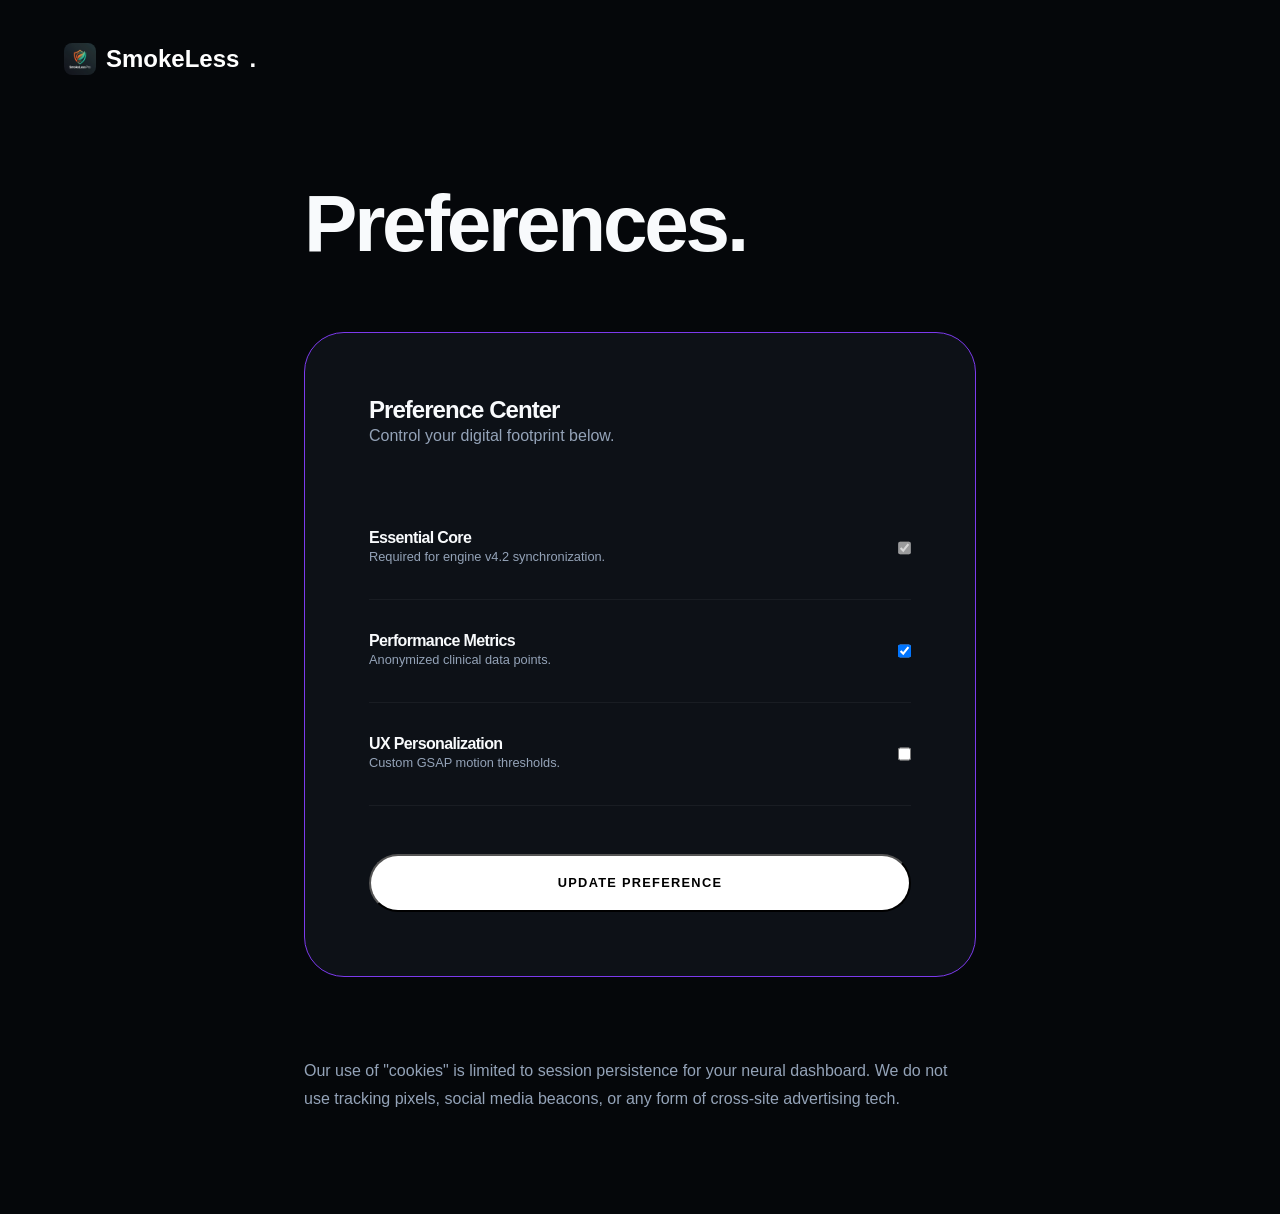
<file: cookies.html>
<!DOCTYPE html>
<html lang="en">
<head>
    <meta charset="UTF-8">
    <meta name="viewport" content="width=device-width, initial-scale=1.0">
    <title>Cookie Policy & Preference Center</title>
    <link rel="stylesheet" href="./assets/css/global.css">
    <style>
        .container { padding: 180px 5% 100px; max-width: 800px; margin: 0 auto; }
        .pref-card { background: var(--bg-accent); padding: 4rem; border-radius: 40px; border: 1px solid var(--accent); margin-bottom: 5rem; }
        .row { display: flex; justify-content: space-between; padding: 2rem 0; border-bottom: 1px solid var(--border); }
        h1 { font-size: 5rem; margin-bottom: 4rem; }
    </style>
</head>
<body>
    <nav>
        <a href="./index.html" class="logo"><img src="./assets/logo.png" alt="Logo"> SmokeLess<span>.</span></a>
    </nav>
    <div class="container">
        <h1>Preferences.</h1>
        <div class="pref-card">
            <h2>Preference Center</h2>
            <p style="color: var(--text-muted); margin-bottom: 3rem;">Control your digital footprint below.</p>
            
            <div class="row">
                <div><h4>Essential Core</h4><p style="font-size: 0.8rem; color: var(--text-muted);">Required for engine v4.2 synchronization.</p></div>
                <input type="checkbox" checked disabled>
            </div>
            <div class="row">
                <div><h4>Performance Metrics</h4><p style="font-size: 0.8rem; color: var(--text-muted);">Anonymized clinical data points.</p></div>
                <input type="checkbox" checked>
            </div>
            <div class="row">
                <div><h4>UX Personalization</h4><p style="font-size: 0.8rem; color: var(--text-muted);">Custom GSAP motion thresholds.</p></div>
                <input type="checkbox">
            </div>
            <button onclick="alert('Synchronized.')" class="btn-magnetic" style="width: 100%; margin-top: 3rem;">Update Preference</button>
        </div>
        
        <p style="color: var(--text-muted); line-height: 1.8;">Our use of "cookies" is limited to session persistence for your neural dashboard. We do not use tracking pixels, social media beacons, or any form of cross-site advertising tech.</p>
    </div>
</body>
</html>
</file>
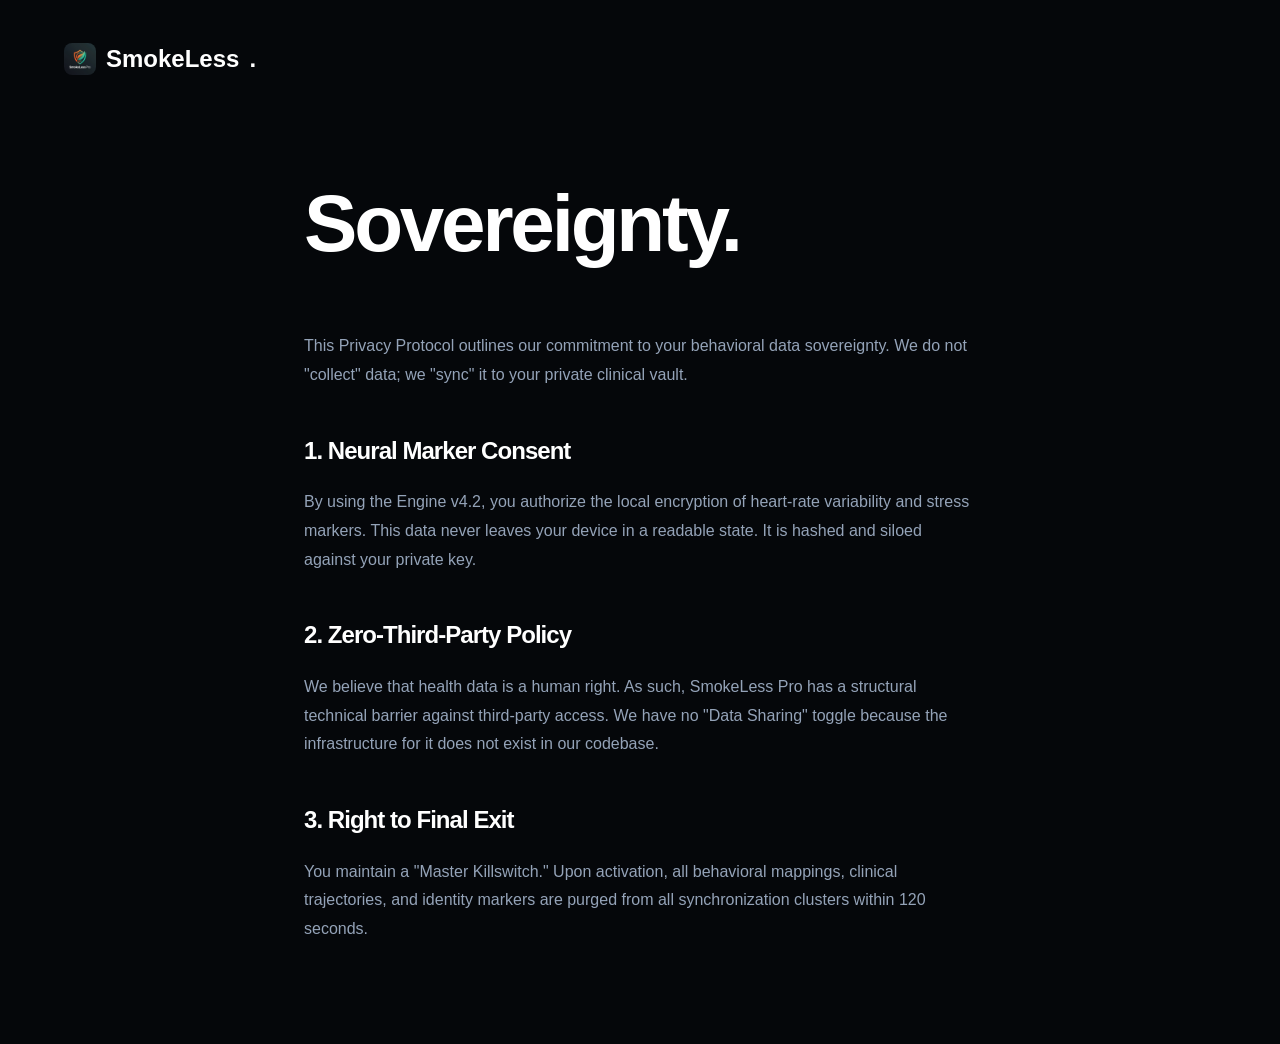
<file: privacy.html>
<!DOCTYPE html>
<html lang="en">
<head>
    <meta charset="UTF-8">
    <meta name="viewport" content="width=device-width, initial-scale=1.0">
    <title>Privacy Excellence — SmokeLess Pro</title>
    <link rel="stylesheet" href="./assets/css/global.css">
    <style>
        .container { padding: 180px 5% 100px; max-width: 800px; margin: 0 auto; line-height: 1.8; color: var(--text-muted); }
        h1 { font-size: 5rem; color: white; margin-bottom: 4rem; }
        h2 { color: white; margin: 3rem 0 1.5rem; font-family: var(--font-heading); }
    </style>
</head>
<body>
    <nav>
        <a href="./index.html" class="logo"><img src="./assets/logo.png" alt="Logo"> SmokeLess<span>.</span></a>
    </nav>
    <div class="container">
        <h1>Sovereignty.</h1>
        <p>This Privacy Protocol outlines our commitment to your behavioral data sovereignty. We do not "collect" data; we "sync" it to your private clinical vault.</p>
        
        <h2>1. Neural Marker Consent</h2>
        <p>By using the Engine v4.2, you authorize the local encryption of heart-rate variability and stress markers. This data never leaves your device in a readable state. It is hashed and siloed against your private key.</p>

        <h2>2. Zero-Third-Party Policy</h2>
        <p>We believe that health data is a human right. As such, SmokeLess Pro has a structural technical barrier against third-party access. We have no "Data Sharing" toggle because the infrastructure for it does not exist in our codebase.</p>

        <h2>3. Right to Final Exit</h2>
        <p>You maintain a "Master Killswitch." Upon activation, all behavioral mappings, clinical trajectories, and identity markers are purged from all synchronization clusters within 120 seconds.</p>
    </div>
</body>
</html>
</file>
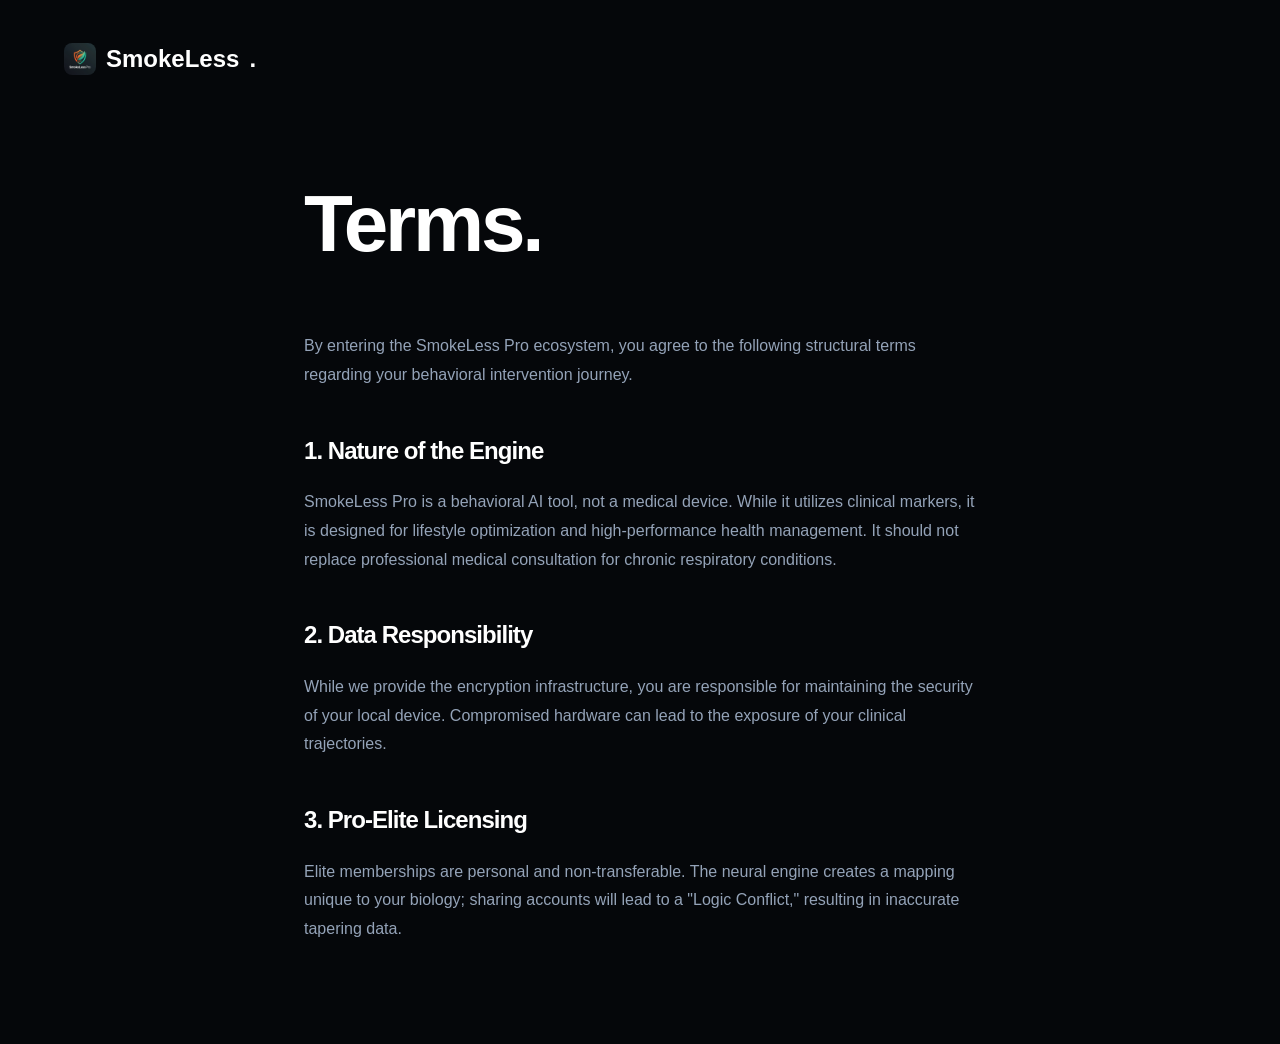
<file: terms.html>
<!DOCTYPE html>
<html lang="en">
<head>
    <meta charset="UTF-8">
    <meta name="viewport" content="width=device-width, initial-scale=1.0">
    <title>Terms of Use — Clinical Agreement</title>
    <link rel="stylesheet" href="./assets/css/global.css">
    <style>
        .container { padding: 180px 5% 100px; max-width: 800px; margin: 0 auto; line-height: 1.8; color: var(--text-muted); }
        h1 { font-size: 5rem; color: white; margin-bottom: 4rem; }
        h2 { color: white; margin: 3rem 0 1.5rem; font-family: var(--font-heading); }
    </style>
</head>
<body>
    <nav>
        <a href="./index.html" class="logo"><img src="./assets/logo.png" alt="Logo"> SmokeLess<span>.</span></a>
    </nav>
    <div class="container">
        <h1>Terms.</h1>
        <p>By entering the SmokeLess Pro ecosystem, you agree to the following structural terms regarding your behavioral intervention journey.</p>
        
        <h2>1. Nature of the Engine</h2>
        <p>SmokeLess Pro is a behavioral AI tool, not a medical device. While it utilizes clinical markers, it is designed for lifestyle optimization and high-performance health management. It should not replace professional medical consultation for chronic respiratory conditions.</p>

        <h2>2. Data Responsibility</h2>
        <p>While we provide the encryption infrastructure, you are responsible for maintaining the security of your local device. Compromised hardware can lead to the exposure of your clinical trajectories.</p>

        <h2>3. Pro-Elite Licensing</h2>
        <p>Elite memberships are personal and non-transferable. The neural engine creates a mapping unique to your biology; sharing accounts will lead to a "Logic Conflict," resulting in inaccurate tapering data.</p>
    </div>
</body>
</html>
</file>
<file: assets/css/global.css>
/* 
   Ultimate Bespoke Agency Design System 
   SmokeLess Pro - 2026 Edition
*/

:root {
    --bg: #05070A;
    --bg-accent: #0D1117;
    --accent: #7C3AED;
    --accent-alt: #10B981;
    --text: #F8FAFC;
    --text-muted: #94A3B8;
    --border: rgba(255, 255, 255, 0.05);
    --glass: rgba(13, 17, 23, 0.7);
    --font-heading: 'Outfit', sans-serif;
    --font-body: 'Inter', sans-serif;
    --ease-out: cubic-bezier(0.165, 0.84, 0.44, 1);
}

* {
    margin: 0;
    padding: 0;
    box-sizing: border-box;
    -webkit-font-smoothing: antialiased;
}

body {
    background: var(--bg);
    color: var(--text);
    font-family: var(--font-body);
    overflow-x: hidden;
    line-height: 1.6;
}

/* Organic Grain Effect */
body::after {
    content: "";
    position: fixed;
    top: 0; left: 0;
    width: 100%; height: 100%;
    background: url("https://grainy-gradients.vercel.app/noise.svg");
    opacity: 0.03;
    pointer-events: none;
    z-index: 9999;
}

/* Custom Scrollbar */
::-webkit-scrollbar { width: 4px; }
::-webkit-scrollbar-track { background: var(--bg); }
::-webkit-scrollbar-thumb { background: var(--border); border-radius: 10px; }
::-webkit-scrollbar-thumb:hover { background: var(--accent); }

/* Typography */
h1, h2, h3, h4, h5 {
    font-family: var(--font-heading);
    line-height: 1.1;
    font-weight: 900;
    letter-spacing: -0.04em;
}

.text-reveal {
    overflow: hidden;
    display: inline-block;
}

/* Common Components */
nav {
    position: fixed;
    top: 0; left: 0;
    width: 100%;
    padding: 2.5rem 5%;
    display: flex;
    justify-content: space-between; align-items: center;
    z-index: 1000;
    transition: 0.5s var(--ease-out);
}

nav.scrolled {
    padding: 1.25rem 5%;
    background: var(--glass);
    backdrop-filter: blur(20px);
    border-bottom: 1px solid var(--border);
}

.logo {
    text-decoration: none;
    color: white;
    font-size: 1.5rem;
    font-weight: 900;
    display: flex;
    align-items: center; gap: 10px;
}

.logo img { height: 32px; border-radius: 8px; }

.nav-links { display: flex; gap: 3rem; }
.nav-links a {
    text-decoration: none;
    color: var(--text-muted);
    font-size: 0.75rem;
    font-weight: 800;
    text-transform: uppercase;
    letter-spacing: 0.2em;
    transition: 0.3s;
}
.nav-links a:hover, .nav-links a.active { color: white; }

.btn-magnetic {
    position: relative;
    padding: 1.2rem 2.8rem;
    background: white;
    color: black;
    border-radius: 100px;
    font-weight: 900;
    text-decoration: none;
    font-size: 0.8rem;
    text-transform: uppercase;
    letter-spacing: 0.1em;
    display: inline-block;
    transition: transform 0.1s var(--ease-out), background 0.3s;
}

.btn-magnetic:hover {
    background: var(--accent);
    color: white;
}

/* Footer Architecture */
footer {
    padding: 10rem 5% 5rem;
    background: #000;
    border-top: 1px solid var(--border);
}

.footer-grid {
    display: grid;
    grid-template-columns: 2fr repeat(3, 1fr);
    gap: 5rem;
}

.footer-col h5 {
    font-size: 0.7rem;
    color: var(--text-muted);
    text-transform: uppercase;
    letter-spacing: 0.3em;
    margin-bottom: 2.5rem;
}

.footer-col ul { list-style: none; }
.footer-col li { margin-bottom: 1.2rem; }
.footer-col a {
    color: var(--text-muted);
    text-decoration: none;
    font-size: 0.95rem;
    font-weight: 500;
    transition: 0.3s;
}

.footer-col a:hover {
    color: white;
    padding-left: 8px;
}

.footer-bottom {
    margin-top: 8rem;
    padding-top: 4rem;
    border-top: 1px solid var(--border);
    display: flex;
    justify-content: space-between;
    color: var(--text-muted);
    font-size: 0.8rem;
}

/* Responsive */
@media (max-width: 1024px) {
    .footer-grid { grid-template-columns: 1fr 1fr; }
    .nav-links { display: none; }
}
</file>
